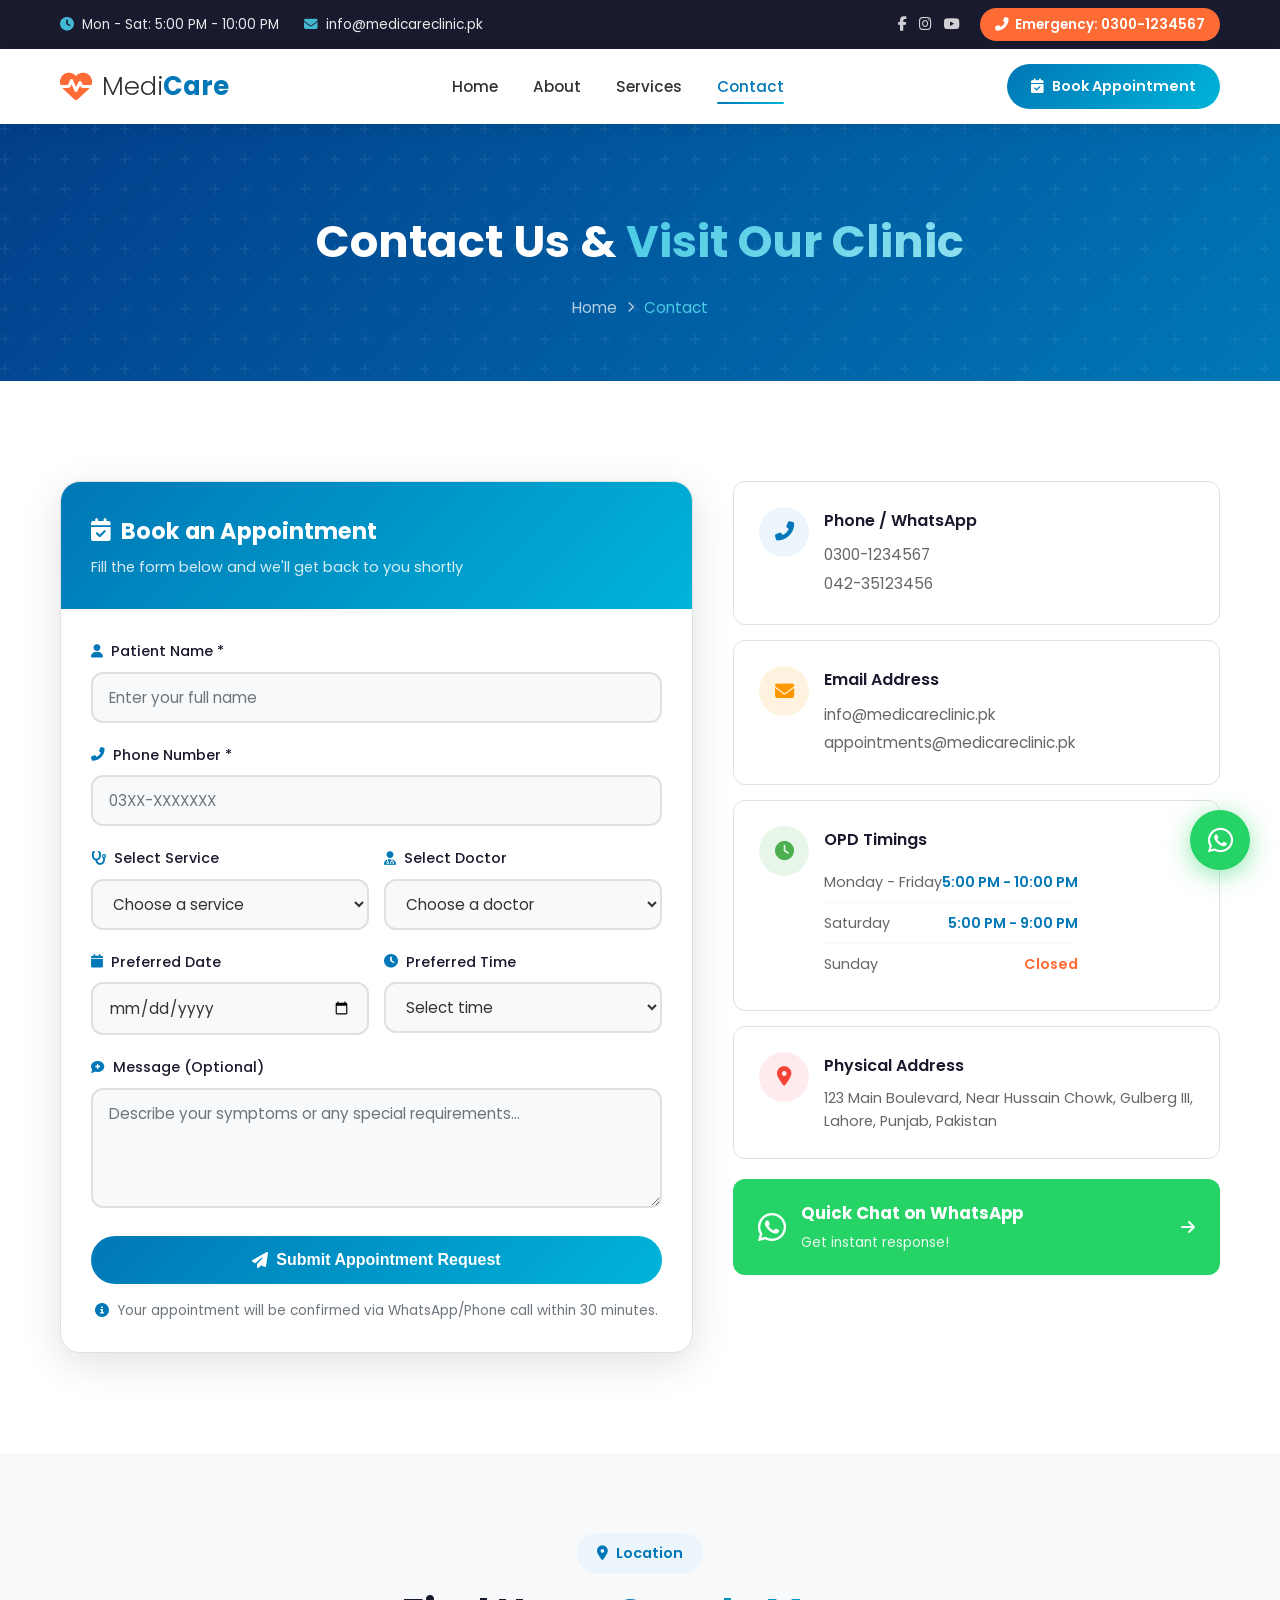
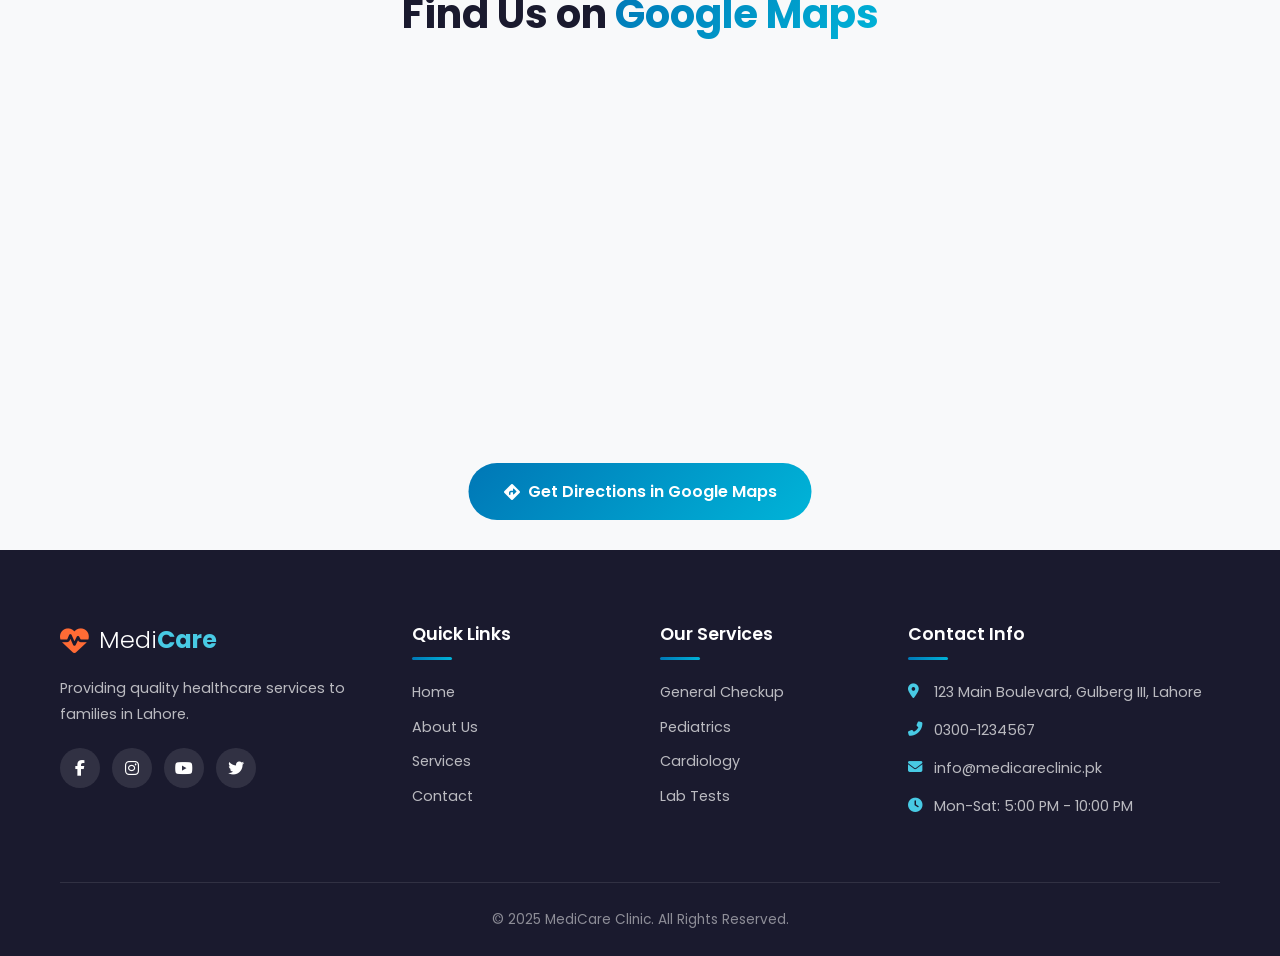
<file: contact.html>
<!DOCTYPE html>
<html lang="en">

<head>
    <meta charset="UTF-8">
    <meta name="viewport" content="width=device-width, initial-scale=1.0">
    <title>Contact Us - MediCare Clinic</title>
    <link rel="stylesheet" href="css/style.css">
    <link rel="stylesheet" href="css/contact.css">
    <link rel="stylesheet" href="css/responsive.css">
    <link rel="stylesheet" href="https://cdnjs.cloudflare.com/ajax/libs/font-awesome/6.5.0/css/all.min.css">
    <link href="https://fonts.googleapis.com/css2?family=Poppins:wght@300;400;500;600;700;800&display=swap"
        rel="stylesheet">
</head>

<body>

    <!-- Top Bar -->
    <div class="top-bar">
        <div class="container">
            <div class="top-bar-left">
                <span><i class="fas fa-clock"></i> Mon - Sat: 5:00 PM - 10:00 PM</span>
                <span><i class="fas fa-envelope"></i> info@medicareclinic.pk</span>
            </div>
            <div class="top-bar-right">
                <div class="social-icons">
                    <a href="#"><i class="fab fa-facebook-f"></i></a>
                    <a href="#"><i class="fab fa-instagram"></i></a>
                    <a href="#"><i class="fab fa-youtube"></i></a>
                </div>
                <a href="tel:+923001234567" class="emergency-btn">
                    <i class="fas fa-phone-alt"></i> Emergency: 0300-1234567
                </a>
            </div>
        </div>
    </div>

    <!-- Navigation -->
    <nav class="navbar" id="navbar">
        <div class="container">
            <a href="index.html" class="logo">
                <i class="fas fa-heartbeat"></i>
                <span>Medi<strong>Care</strong></span>
            </a>
            <ul class="nav-links" id="navLinks">
                <li><a href="index.html">Home</a></li>
                <li><a href="about.html">About</a></li>
                <li><a href="services.html">Services</a></li>
                <li><a href="contact.html" class="active">Contact</a></li>
            </ul>
            <a href="contact.html" class="nav-btn">
                <i class="fas fa-calendar-check"></i> Book Appointment
            </a>
            <div class="hamburger" id="hamburger">
                <span></span>
                <span></span>
                <span></span>
            </div>
        </div>
    </nav>

    <!-- Page Hero -->
    <section class="page-hero">
        <div class="container">
            <h1>Contact Us & <span class="gradient-text">Visit Our Clinic</span></h1>
            <div class="breadcrumb">
                <a href="index.html">Home</a>
                <i class="fas fa-chevron-right"></i>
                <span>Contact</span>
            </div>
        </div>
    </section>

    <!-- Contact Section -->
    <section class="contact-section">
        <div class="container">
            <div class="contact-grid">
                <!-- Appointment Form -->
                <div class="contact-form-wrapper">
                    <div class="form-header">
                        <h3><i class="fas fa-calendar-check"></i> Book an Appointment</h3>
                        <p>Fill the form below and we'll get back to you shortly</p>
                    </div>
                    <form id="appointmentForm" class="appointment-form">
                        <div class="form-group">
                            <label for="patientName">
                                <i class="fas fa-user"></i> Patient Name *
                            </label>
                            <input type="text" id="patientName" name="patientName" placeholder="Enter your full name"
                                required>
                        </div>
                        <div class="form-group">
                            <label for="phoneNumber">
                                <i class="fas fa-phone-alt"></i> Phone Number *
                            </label>
                            <input type="tel" id="phoneNumber" name="phoneNumber" placeholder="03XX-XXXXXXX" required>
                        </div>
                        <div class="form-row">
                            <div class="form-group">
                                <label for="service">
                                    <i class="fas fa-stethoscope"></i> Select Service
                                </label>
                                <select id="service" name="service">
                                    <option value="">Choose a service</option>
                                    <option value="General Checkup">General Checkup</option>
                                    <option value="Pediatrics">Pediatrics</option>
                                    <option value="Cardiology">Cardiology</option>
                                    <option value="Lab Tests">Laboratory Tests</option>
                                    <option value="Dermatology">Dermatology</option>
                                    <option value="Diabetes Care">Diabetes Care</option>
                                    <option value="Other">Other</option>
                                </select>
                            </div>
                            <div class="form-group">
                                <label for="doctor">
                                    <i class="fas fa-user-md"></i> Select Doctor
                                </label>
                                <select id="doctor" name="doctor">
                                    <option value="">Choose a doctor</option>
                                    <option value="Dr. Ahmed Khan">Dr. Ahmed Khan</option>
                                </select>
                            </div>
                        </div>
                        <div class="form-row">
                            <div class="form-group">
                                <label for="prefDate">
                                    <i class="fas fa-calendar"></i> Preferred Date
                                </label>
                                <input type="date" id="prefDate" name="prefDate">
                            </div>
                            <div class="form-group">
                                <label for="prefTime">
                                    <i class="fas fa-clock"></i> Preferred Time
                                </label>
                                <select id="prefTime" name="prefTime">
                                    <option value="">Select time</option>
                                    <option value="5:00 PM">5:00 PM</option>
                                    <option value="5:30 PM">5:30 PM</option>
                                    <option value="6:00 PM">6:00 PM</option>
                                    <option value="6:30 PM">6:30 PM</option>
                                    <option value="7:00 PM">7:00 PM</option>
                                    <option value="7:30 PM">7:30 PM</option>
                                    <option value="8:00 PM">8:00 PM</option>
                                    <option value="8:30 PM">8:30 PM</option>
                                    <option value="9:00 PM">9:00 PM</option>
                                    <option value="9:30 PM">9:30 PM</option>
                                </select>
                            </div>
                        </div>
                        <div class="form-group">
                            <label for="message">
                                <i class="fas fa-comment-medical"></i> Message (Optional)
                            </label>
                            <textarea id="message" name="message" rows="4"
                                placeholder="Describe your symptoms or any special requirements..."></textarea>
                        </div>
                        <button type="submit" class="btn btn-primary btn-lg btn-full">
                            <i class="fas fa-paper-plane"></i> Submit Appointment Request
                        </button>
                        <p class="form-note">
                            <i class="fas fa-info-circle"></i> Your appointment will be confirmed via WhatsApp/Phone
                            call within 30 minutes.
                        </p>
                    </form>
                </div>

                <!-- Contact Info -->
                <div class="contact-info-wrapper">
                    <div class="contact-card">
                        <div class="contact-card-icon">
                            <i class="fas fa-phone-alt"></i>
                        </div>
                        <div class="contact-card-content">
                            <h4>Phone / WhatsApp</h4>
                            <a href="tel:+923001234567" class="contact-link">0300-1234567</a>
                            <a href="tel:+924235123456" class="contact-link">042-35123456</a>
                        </div>
                    </div>

                    <div class="contact-card">
                        <div class="contact-card-icon email-icon">
                            <i class="fas fa-envelope"></i>
                        </div>
                        <div class="contact-card-content">
                            <h4>Email Address</h4>
                            <a href="mailto:info@medicareclinic.pk" class="contact-link">info@medicareclinic.pk</a>
                            <a href="mailto:appointments@medicareclinic.pk"
                                class="contact-link">appointments@medicareclinic.pk</a>
                        </div>
                    </div>

                    <div class="contact-card">
                        <div class="contact-card-icon time-icon">
                            <i class="fas fa-clock"></i>
                        </div>
                        <div class="contact-card-content">
                            <h4>OPD Timings</h4>
                            <div class="timing-table">
                                <div class="timing-row">
                                    <span>Monday - Friday</span>
                                    <strong>5:00 PM - 10:00 PM</strong>
                                </div>
                                <div class="timing-row">
                                    <span>Saturday</span>
                                    <strong>5:00 PM - 9:00 PM</strong>
                                </div>
                                <div class="timing-row closed">
                                    <span>Sunday</span>
                                    <strong>Closed</strong>
                                </div>
                            </div>
                        </div>
                    </div>

                    <div class="contact-card">
                        <div class="contact-card-icon location-icon">
                            <i class="fas fa-map-marker-alt"></i>
                        </div>
                        <div class="contact-card-content">
                            <h4>Physical Address</h4>
                            <p>123 Main Boulevard, Near Hussain Chowk, Gulberg III, Lahore, Punjab, Pakistan</p>
                        </div>
                    </div>

                    <a href="https://wa.me/923001234567?text=Hello!%20I%20want%20to%20book%20an%20appointment"
                        class="whatsapp-cta" target="_blank">
                        <i class="fab fa-whatsapp"></i>
                        <div>
                            <strong>Quick Chat on WhatsApp</strong>
                            <span>Get instant response!</span>
                        </div>
                        <i class="fas fa-arrow-right"></i>
                    </a>
                </div>
            </div>
        </div>
    </section>

    <!-- Full Width Map -->
    <section class="full-map-section">
        <div class="container">
            <div class="section-header">
                <span class="section-tag"><i class="fas fa-map-marker-alt"></i> Location</span>
                <h2>Find Us on <span class="gradient-text">Google Maps</span></h2>
            </div>
        </div>
        <div class="full-map-wrapper">
            <iframe
                src="https://www.google.com/maps/embed?pb=!1m18!1m12!1m3!1d3401.0!2d74.3587!3d31.5204!2m3!1f0!2f0!3f0!3m2!1i1024!2i768!4f13.1!3m3!1m2!1s0x0%3A0x0!2zMzHCsDMxJzEzLjQiTiA3NMKwMjEnMzEuMyJF!5e0!3m2!1sen!2spk!4v1234567890"
                width="100%" height="450" style="border:0;" allowfullscreen="" loading="lazy"></iframe>
            <div class="map-overlay-btn">
                <a href="https://maps.google.com/?q=31.5204,74.3587" target="_blank" class="btn btn-primary btn-lg">
                    <i class="fas fa-directions"></i> Get Directions in Google Maps
                </a>
            </div>
        </div>
    </section>

    <!-- Footer -->
    <footer class="footer">
        <div class="container">
            <div class="footer-grid">
                <div class="footer-col">
                    <div class="footer-logo">
                        <i class="fas fa-heartbeat"></i>
                        <span>Medi<strong>Care</strong></span>
                    </div>
                    <p>Providing quality healthcare services to families in Lahore.</p>
                    <div class="footer-social">
                        <a href="#"><i class="fab fa-facebook-f"></i></a>
                        <a href="#"><i class="fab fa-instagram"></i></a>
                        <a href="#"><i class="fab fa-youtube"></i></a>
                        <a href="#"><i class="fab fa-twitter"></i></a>
                    </div>
                </div>
                <div class="footer-col">
                    <h4>Quick Links</h4>
                    <ul>
                        <li><a href="index.html">Home</a></li>
                        <li><a href="about.html">About Us</a></li>
                        <li><a href="services.html">Services</a></li>
                        <li><a href="contact.html">Contact</a></li>
                    </ul>
                </div>
                <div class="footer-col">
                    <h4>Our Services</h4>
                    <ul>
                        <li><a href="services.html">General Checkup</a></li>
                        <li><a href="services.html">Pediatrics</a></li>
                        <li><a href="services.html">Cardiology</a></li>
                        <li><a href="services.html">Lab Tests</a></li>
                    </ul>
                </div>
                <div class="footer-col">
                    <h4>Contact Info</h4>
                    <div class="footer-contact">
                        <p><i class="fas fa-map-marker-alt"></i> 123 Main Boulevard, Gulberg III, Lahore</p>
                        <p><i class="fas fa-phone-alt"></i> <a href="tel:+923001234567">0300-1234567</a></p>
                        <p><i class="fas fa-envelope"></i> <a
                                href="mailto:info@medicareclinic.pk">info@medicareclinic.pk</a></p>
                        <p><i class="fas fa-clock"></i> Mon-Sat: 5:00 PM - 10:00 PM</p>
                    </div>
                </div>
            </div>
            <div class="footer-bottom">
                <p>&copy; 2025 MediCare Clinic. All Rights Reserved.</p>
            </div>
        </div>
    </footer>

    <!-- WhatsApp Float -->
    <a href="https://wa.me/923001234567?text=Hello!%20I%20want%20to%20book%20an%20appointment%20for..."
        class="whatsapp-float" target="_blank" id="whatsappFloat">
        <i class="fab fa-whatsapp"></i>
        <span class="whatsapp-tooltip">Chat with us!</span>
    </a>

    <button class="back-to-top" id="backToTop">
        <i class="fas fa-chevron-up"></i>
    </button>

    <script src="js/main.js"></script>
    <script src="js/contact.js"></script>
</body>

</html>
</file>
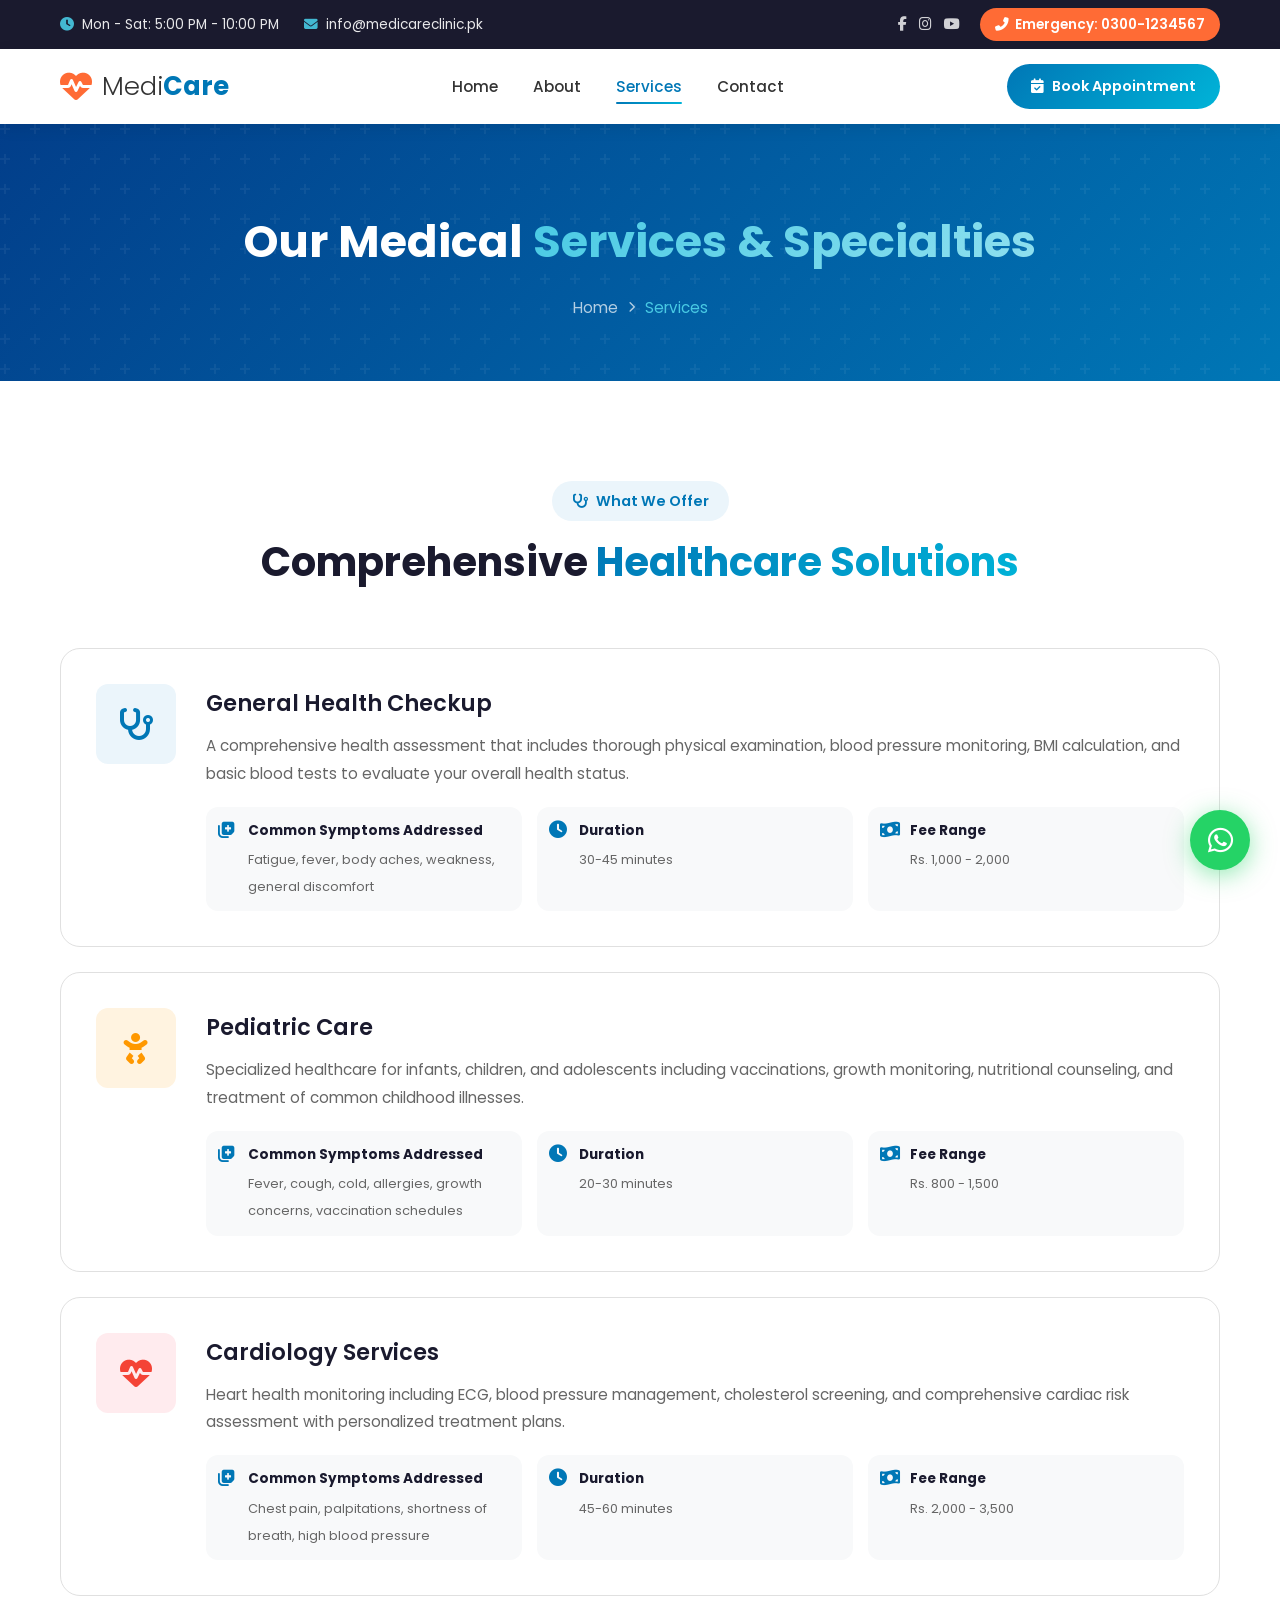
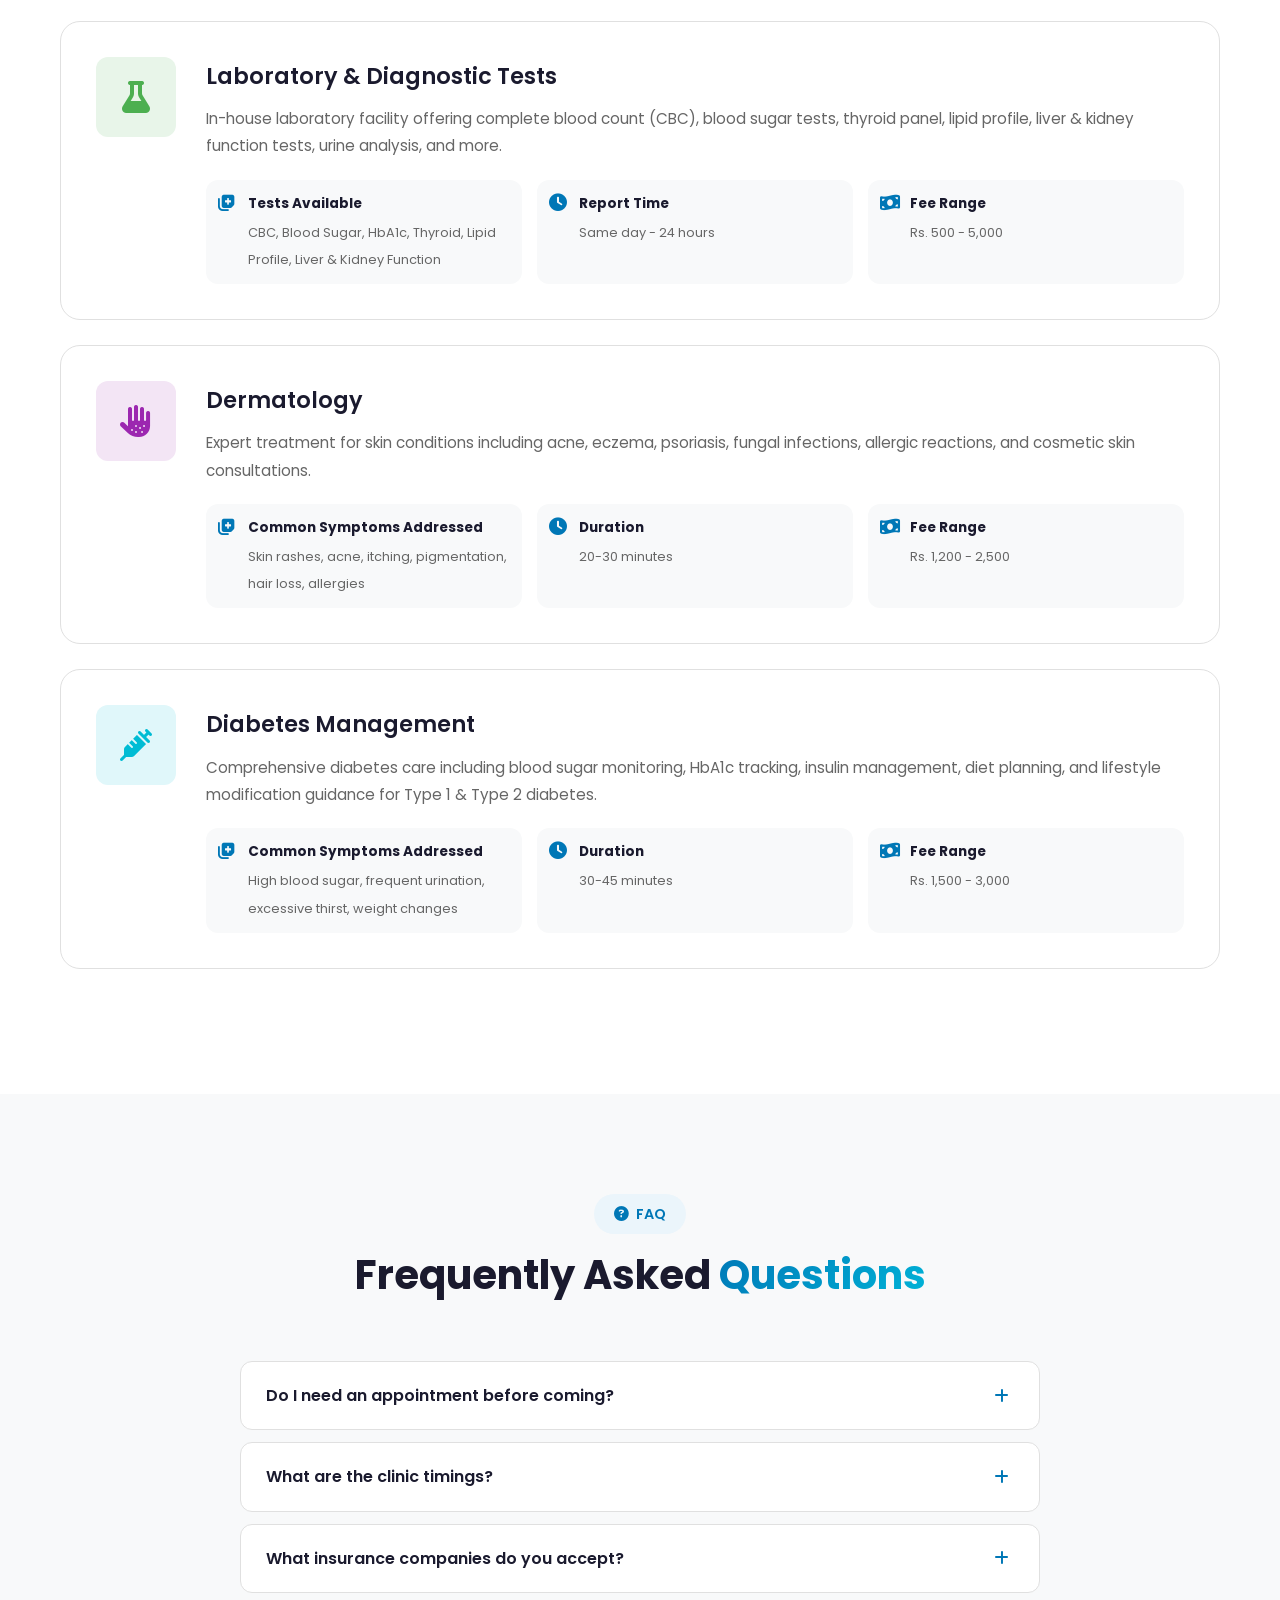
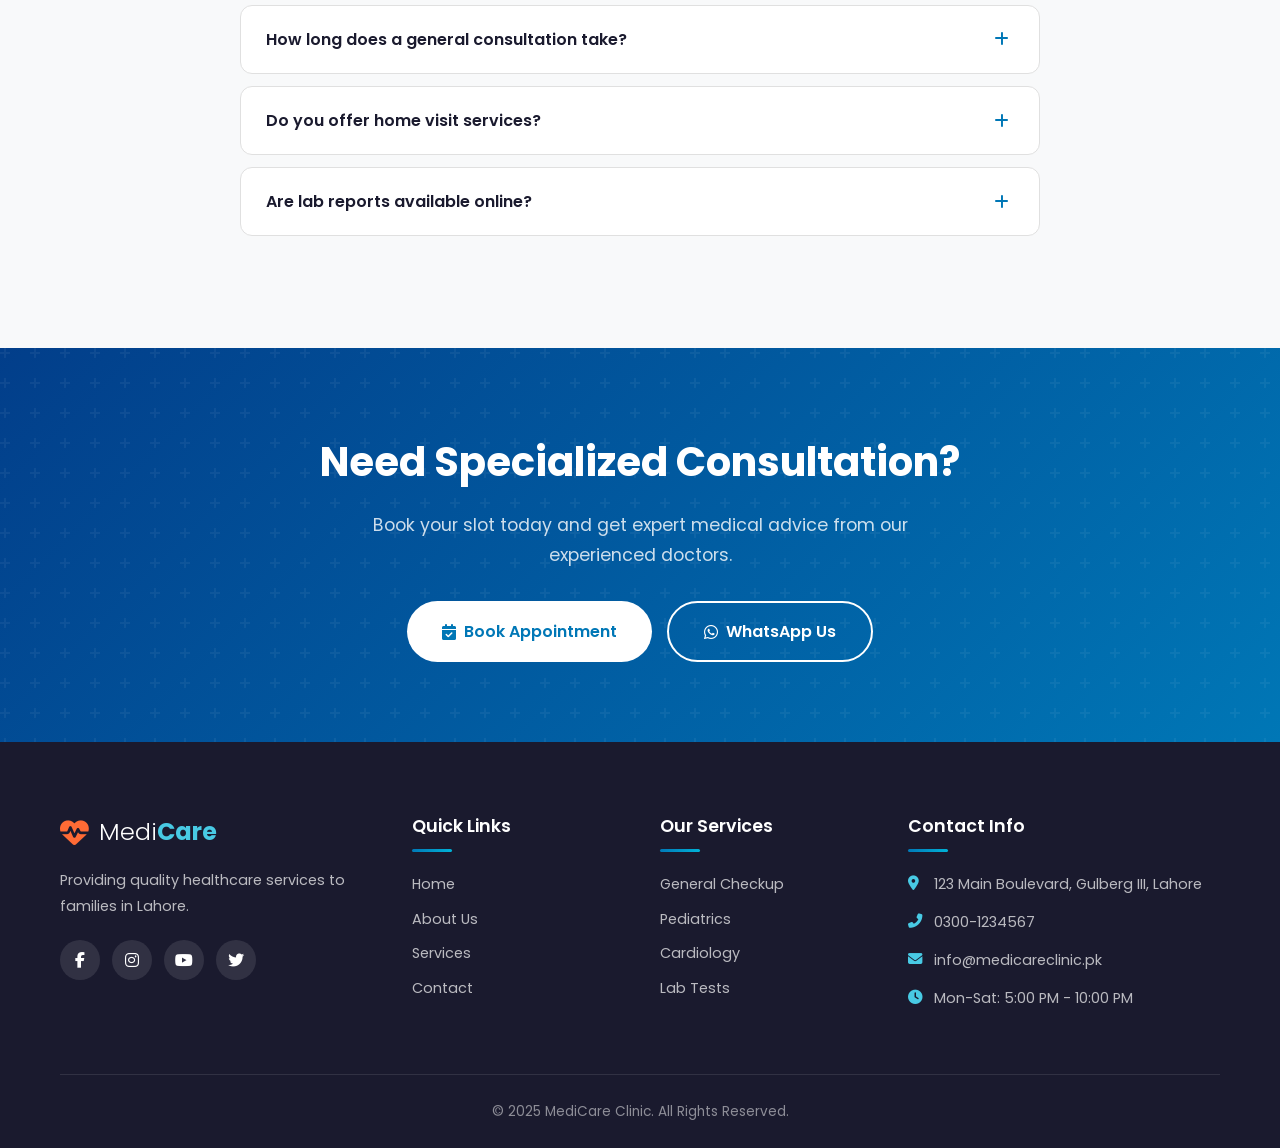
<file: services.html>
<!DOCTYPE html>
<html lang="en">

<head>
    <meta charset="UTF-8">
    <meta name="viewport" content="width=device-width, initial-scale=1.0">
    <title>Our Services - MediCare Clinic</title>
    <link rel="stylesheet" href="css/style.css">
    <link rel="stylesheet" href="css/services.css">
    <link rel="stylesheet" href="css/responsive.css">
    <link rel="stylesheet" href="https://cdnjs.cloudflare.com/ajax/libs/font-awesome/6.5.0/css/all.min.css">
    <link href="https://fonts.googleapis.com/css2?family=Poppins:wght@300;400;500;600;700;800&display=swap"
        rel="stylesheet">
</head>

<body>

    <!-- Top Bar -->
    <div class="top-bar">
        <div class="container">
            <div class="top-bar-left">
                <span><i class="fas fa-clock"></i> Mon - Sat: 5:00 PM - 10:00 PM</span>
                <span><i class="fas fa-envelope"></i> info@medicareclinic.pk</span>
            </div>
            <div class="top-bar-right">
                <div class="social-icons">
                    <a href="#"><i class="fab fa-facebook-f"></i></a>
                    <a href="#"><i class="fab fa-instagram"></i></a>
                    <a href="#"><i class="fab fa-youtube"></i></a>
                </div>
                <a href="tel:+923001234567" class="emergency-btn">
                    <i class="fas fa-phone-alt"></i> Emergency: 0300-1234567
                </a>
            </div>
        </div>
    </div>

    <!-- Navigation -->
    <nav class="navbar" id="navbar">
        <div class="container">
            <a href="index.html" class="logo">
                <i class="fas fa-heartbeat"></i>
                <span>Medi<strong>Care</strong></span>
            </a>
            <ul class="nav-links" id="navLinks">
                <li><a href="index.html">Home</a></li>
                <li><a href="about.html">About</a></li>
                <li><a href="services.html" class="active">Services</a></li>
                <li><a href="contact.html">Contact</a></li>
            </ul>
            <a href="contact.html" class="nav-btn">
                <i class="fas fa-calendar-check"></i> Book Appointment
            </a>
            <div class="hamburger" id="hamburger">
                <span></span>
                <span></span>
                <span></span>
            </div>
        </div>
    </nav>

    <!-- Page Hero -->
    <section class="page-hero">
        <div class="container">
            <h1>Our Medical <span class="gradient-text">Services & Specialties</span></h1>
            <div class="breadcrumb">
                <a href="index.html">Home</a>
                <i class="fas fa-chevron-right"></i>
                <span>Services</span>
            </div>
        </div>
    </section>

    <!-- Detailed Services -->
    <section class="services-detailed">
        <div class="container">
            <div class="section-header">
                <span class="section-tag"><i class="fas fa-stethoscope"></i> What We Offer</span>
                <h2>Comprehensive <span class="gradient-text">Healthcare Solutions</span></h2>
            </div>

            <div class="service-detail-card">
                <div class="service-detail-icon">
                    <i class="fas fa-stethoscope"></i>
                </div>
                <div class="service-detail-content">
                    <h3>General Health Checkup</h3>
                    <p>A comprehensive health assessment that includes thorough physical examination, blood pressure
                        monitoring, BMI calculation, and basic blood tests to evaluate your overall health status.</p>
                    <div class="service-meta">
                        <div class="meta-item">
                            <i class="fas fa-notes-medical"></i>
                            <div>
                                <strong>Common Symptoms Addressed</strong>
                                <span>Fatigue, fever, body aches, weakness, general discomfort</span>
                            </div>
                        </div>
                        <div class="meta-item">
                            <i class="fas fa-clock"></i>
                            <div>
                                <strong>Duration</strong>
                                <span>30-45 minutes</span>
                            </div>
                        </div>
                        <div class="meta-item">
                            <i class="fas fa-money-bill-wave"></i>
                            <div>
                                <strong>Fee Range</strong>
                                <span>Rs. 1,000 - 2,000</span>
                            </div>
                        </div>
                    </div>
                </div>
            </div>

            <div class="service-detail-card">
                <div class="service-detail-icon pediatrics">
                    <i class="fas fa-baby"></i>
                </div>
                <div class="service-detail-content">
                    <h3>Pediatric Care</h3>
                    <p>Specialized healthcare for infants, children, and adolescents including vaccinations, growth
                        monitoring, nutritional counseling, and treatment of common childhood illnesses.</p>
                    <div class="service-meta">
                        <div class="meta-item">
                            <i class="fas fa-notes-medical"></i>
                            <div>
                                <strong>Common Symptoms Addressed</strong>
                                <span>Fever, cough, cold, allergies, growth concerns, vaccination schedules</span>
                            </div>
                        </div>
                        <div class="meta-item">
                            <i class="fas fa-clock"></i>
                            <div>
                                <strong>Duration</strong>
                                <span>20-30 minutes</span>
                            </div>
                        </div>
                        <div class="meta-item">
                            <i class="fas fa-money-bill-wave"></i>
                            <div>
                                <strong>Fee Range</strong>
                                <span>Rs. 800 - 1,500</span>
                            </div>
                        </div>
                    </div>
                </div>
            </div>

            <div class="service-detail-card">
                <div class="service-detail-icon cardiology">
                    <i class="fas fa-heartbeat"></i>
                </div>
                <div class="service-detail-content">
                    <h3>Cardiology Services</h3>
                    <p>Heart health monitoring including ECG, blood pressure management, cholesterol screening, and
                        comprehensive cardiac risk assessment with personalized treatment plans.</p>
                    <div class="service-meta">
                        <div class="meta-item">
                            <i class="fas fa-notes-medical"></i>
                            <div>
                                <strong>Common Symptoms Addressed</strong>
                                <span>Chest pain, palpitations, shortness of breath, high blood pressure</span>
                            </div>
                        </div>
                        <div class="meta-item">
                            <i class="fas fa-clock"></i>
                            <div>
                                <strong>Duration</strong>
                                <span>45-60 minutes</span>
                            </div>
                        </div>
                        <div class="meta-item">
                            <i class="fas fa-money-bill-wave"></i>
                            <div>
                                <strong>Fee Range</strong>
                                <span>Rs. 2,000 - 3,500</span>
                            </div>
                        </div>
                    </div>
                </div>
            </div>

            <div class="service-detail-card">
                <div class="service-detail-icon lab">
                    <i class="fas fa-flask"></i>
                </div>
                <div class="service-detail-content">
                    <h3>Laboratory & Diagnostic Tests</h3>
                    <p>In-house laboratory facility offering complete blood count (CBC), blood sugar tests, thyroid
                        panel, lipid profile, liver & kidney function tests, urine analysis, and more.</p>
                    <div class="service-meta">
                        <div class="meta-item">
                            <i class="fas fa-notes-medical"></i>
                            <div>
                                <strong>Tests Available</strong>
                                <span>CBC, Blood Sugar, HbA1c, Thyroid, Lipid Profile, Liver & Kidney Function</span>
                            </div>
                        </div>
                        <div class="meta-item">
                            <i class="fas fa-clock"></i>
                            <div>
                                <strong>Report Time</strong>
                                <span>Same day - 24 hours</span>
                            </div>
                        </div>
                        <div class="meta-item">
                            <i class="fas fa-money-bill-wave"></i>
                            <div>
                                <strong>Fee Range</strong>
                                <span>Rs. 500 - 5,000</span>
                            </div>
                        </div>
                    </div>
                </div>
            </div>

            <div class="service-detail-card">
                <div class="service-detail-icon derma">
                    <i class="fas fa-allergies"></i>
                </div>
                <div class="service-detail-content">
                    <h3>Dermatology</h3>
                    <p>Expert treatment for skin conditions including acne, eczema, psoriasis, fungal infections,
                        allergic reactions, and cosmetic skin consultations.</p>
                    <div class="service-meta">
                        <div class="meta-item">
                            <i class="fas fa-notes-medical"></i>
                            <div>
                                <strong>Common Symptoms Addressed</strong>
                                <span>Skin rashes, acne, itching, pigmentation, hair loss, allergies</span>
                            </div>
                        </div>
                        <div class="meta-item">
                            <i class="fas fa-clock"></i>
                            <div>
                                <strong>Duration</strong>
                                <span>20-30 minutes</span>
                            </div>
                        </div>
                        <div class="meta-item">
                            <i class="fas fa-money-bill-wave"></i>
                            <div>
                                <strong>Fee Range</strong>
                                <span>Rs. 1,200 - 2,500</span>
                            </div>
                        </div>
                    </div>
                </div>
            </div>

            <div class="service-detail-card">
                <div class="service-detail-icon diabetes">
                    <i class="fas fa-syringe"></i>
                </div>
                <div class="service-detail-content">
                    <h3>Diabetes Management</h3>
                    <p>Comprehensive diabetes care including blood sugar monitoring, HbA1c tracking, insulin management,
                        diet planning, and lifestyle modification guidance for Type 1 & Type 2 diabetes.</p>
                    <div class="service-meta">
                        <div class="meta-item">
                            <i class="fas fa-notes-medical"></i>
                            <div>
                                <strong>Common Symptoms Addressed</strong>
                                <span>High blood sugar, frequent urination, excessive thirst, weight changes</span>
                            </div>
                        </div>
                        <div class="meta-item">
                            <i class="fas fa-clock"></i>
                            <div>
                                <strong>Duration</strong>
                                <span>30-45 minutes</span>
                            </div>
                        </div>
                        <div class="meta-item">
                            <i class="fas fa-money-bill-wave"></i>
                            <div>
                                <strong>Fee Range</strong>
                                <span>Rs. 1,500 - 3,000</span>
                            </div>
                        </div>
                    </div>
                </div>
            </div>
        </div>
    </section>

    <!-- FAQ Section -->
    <section class="faq-section">
        <div class="container">
            <div class="section-header">
                <span class="section-tag"><i class="fas fa-question-circle"></i> FAQ</span>
                <h2>Frequently Asked <span class="gradient-text">Questions</span></h2>
            </div>
            <div class="faq-list">
                <div class="faq-item">
                    <div class="faq-question" onclick="toggleFaq(this)">
                        <span>Do I need an appointment before coming?</span>
                        <i class="fas fa-plus"></i>
                    </div>
                    <div class="faq-answer">
                        <p>While walk-ins are welcome, we highly recommend booking an appointment to avoid wait times.
                            You can book via our website, WhatsApp, or by calling our reception.</p>
                    </div>
                </div>
                <div class="faq-item">
                    <div class="faq-question" onclick="toggleFaq(this)">
                        <span>What are the clinic timings?</span>
                        <i class="fas fa-plus"></i>
                    </div>
                    <div class="faq-answer">
                        <p>Our clinic operates Monday to Saturday, 5:00 PM to 10:00 PM. We are closed on Sundays and
                            public holidays.</p>
                    </div>
                </div>
                <div class="faq-item">
                    <div class="faq-question" onclick="toggleFaq(this)">
                        <span>What insurance companies do you accept?</span>
                        <i class="fas fa-plus"></i>
                    </div>
                    <div class="faq-answer">
                        <p>We accept panels from State Life Insurance, Jubilee Insurance, and several other major
                            insurance providers. Please contact reception for specific details about your insurance
                            plan.</p>
                    </div>
                </div>
                <div class="faq-item">
                    <div class="faq-question" onclick="toggleFaq(this)">
                        <span>How long does a general consultation take?</span>
                        <i class="fas fa-plus"></i>
                    </div>
                    <div class="faq-answer">
                        <p>A general consultation typically takes 20-30 minutes. However, complex cases or first-time
                            visits may take up to 45 minutes to ensure thorough examination.</p>
                    </div>
                </div>
                <div class="faq-item">
                    <div class="faq-question" onclick="toggleFaq(this)">
                        <span>Do you offer home visit services?</span>
                        <i class="fas fa-plus"></i>
                    </div>
                    <div class="faq-answer">
                        <p>Yes, we offer home visit services for elderly patients and emergency situations within
                            Lahore. Additional charges apply. Please call or WhatsApp us for scheduling.</p>
                    </div>
                </div>
                <div class="faq-item">
                    <div class="faq-question" onclick="toggleFaq(this)">
                        <span>Are lab reports available online?</span>
                        <i class="fas fa-plus"></i>
                    </div>
                    <div class="faq-answer">
                        <p>Yes, lab reports can be sent to your WhatsApp or email once ready. You can also collect hard
                            copies from our reception during clinic hours.</p>
                    </div>
                </div>
            </div>
        </div>
    </section>

    <!-- CTA Banner -->
    <section class="cta-banner">
        <div class="container">
            <div class="cta-content">
                <h2>Need Specialized Consultation?</h2>
                <p>Book your slot today and get expert medical advice from our experienced doctors.</p>
                <div class="cta-buttons">
                    <a href="contact.html" class="btn btn-white btn-lg">
                        <i class="fas fa-calendar-check"></i> Book Appointment
                    </a>
                    <a href="https://wa.me/923001234567?text=Hello!%20I%20want%20to%20book%20an%20appointment"
                        class="btn btn-outline-white btn-lg" target="_blank">
                        <i class="fab fa-whatsapp"></i> WhatsApp Us
                    </a>
                </div>
            </div>
        </div>
    </section>

    <!-- Footer -->
    <footer class="footer">
        <div class="container">
            <div class="footer-grid">
                <div class="footer-col">
                    <div class="footer-logo">
                        <i class="fas fa-heartbeat"></i>
                        <span>Medi<strong>Care</strong></span>
                    </div>
                    <p>Providing quality healthcare services to families in Lahore.</p>
                    <div class="footer-social">
                        <a href="#"><i class="fab fa-facebook-f"></i></a>
                        <a href="#"><i class="fab fa-instagram"></i></a>
                        <a href="#"><i class="fab fa-youtube"></i></a>
                        <a href="#"><i class="fab fa-twitter"></i></a>
                    </div>
                </div>
                <div class="footer-col">
                    <h4>Quick Links</h4>
                    <ul>
                        <li><a href="index.html">Home</a></li>
                        <li><a href="about.html">About Us</a></li>
                        <li><a href="services.html">Services</a></li>
                        <li><a href="contact.html">Contact</a></li>
                    </ul>
                </div>
                <div class="footer-col">
                    <h4>Our Services</h4>
                    <ul>
                        <li><a href="services.html">General Checkup</a></li>
                        <li><a href="services.html">Pediatrics</a></li>
                        <li><a href="services.html">Cardiology</a></li>
                        <li><a href="services.html">Lab Tests</a></li>
                    </ul>
                </div>
                <div class="footer-col">
                    <h4>Contact Info</h4>
                    <div class="footer-contact">
                        <p><i class="fas fa-map-marker-alt"></i> 123 Main Boulevard, Gulberg III, Lahore</p>
                        <p><i class="fas fa-phone-alt"></i> <a href="tel:+923001234567">0300-1234567</a></p>
                        <p><i class="fas fa-envelope"></i> <a
                                href="mailto:info@medicareclinic.pk">info@medicareclinic.pk</a></p>
                        <p><i class="fas fa-clock"></i> Mon-Sat: 5:00 PM - 10:00 PM</p>
                    </div>
                </div>
            </div>
            <div class="footer-bottom">
                <p>&copy; 2025 MediCare Clinic. All Rights Reserved.</p>
            </div>
        </div>
    </footer>

    <!-- WhatsApp Float -->
    <a href="https://wa.me/923001234567?text=Hello!%20I%20want%20to%20book%20an%20appointment%20for..."
        class="whatsapp-float" target="_blank" id="whatsappFloat">
        <i class="fab fa-whatsapp"></i>
        <span class="whatsapp-tooltip">Chat with us!</span>
    </a>

    <button class="back-to-top" id="backToTop">
        <i class="fas fa-chevron-up"></i>
    </button>

    <script src="js/main.js"></script>
    <script src="js/services.js"></script>
</body>

</html>
</file>
<file: css/style.css>
/* ========================================
   GLOBAL STYLES - style.css
   Common styles shared across all pages
   ======================================== */

/* CSS Variables */
:root {
    --primary: #0077B6;
    --primary-dark: #005f8f;
    --primary-light: #00B4D8;
    --secondary: #023E8A;
    --accent: #48CAE4;
    --success: #25D366;
    --warning: #FF6B35;
    --white: #ffffff;
    --light: #f8f9fa;
    --light-blue: #EBF5FB;
    --gray: #6c757d;
    --dark: #1a1a2e;
    --text: #333333;
    --text-light: #666666;
    --border: #e0e0e0;
    --shadow: 0 4px 15px rgba(0, 0, 0, 0.08);
    --shadow-lg: 0 10px 40px rgba(0, 0, 0, 0.12);
    --shadow-hover: 0 15px 50px rgba(0, 119, 182, 0.2);
    --radius: 12px;
    --radius-lg: 20px;
    --transition: all 0.3s ease;
    --gradient: linear-gradient(135deg, #0077B6, #00B4D8);
    --gradient-dark: linear-gradient(135deg, #023E8A, #0077B6);
}

/* Reset & Base */
* {
    margin: 0;
    padding: 0;
    box-sizing: border-box;
}

html {
    scroll-behavior: smooth;
}

body {
    font-family: 'Poppins', sans-serif;
    color: var(--text);
    line-height: 1.7;
    overflow-x: hidden;
    background-color: var(--white);
}

a {
    text-decoration: none;
    color: inherit;
    transition: var(--transition);
}

ul {
    list-style: none;
}

img {
    max-width: 100%;
    height: auto;
    display: block;
}

.container {
    max-width: 1200px;
    margin: 0 auto;
    padding: 0 20px;
}

/* Gradient Text */
.gradient-text {
    background: var(--gradient);
    -webkit-background-clip: text;
    -webkit-text-fill-color: transparent;
    background-clip: text;
}

/* ========== TOP BAR ========== */
.top-bar {
    background: var(--dark);
    color: var(--white);
    padding: 8px 0;
    font-size: 0.85rem;
}

.top-bar .container {
    display: flex;
    justify-content: space-between;
    align-items: center;
}

.top-bar-left {
    display: flex;
    gap: 25px;
}

.top-bar-left span {
    display: flex;
    align-items: center;
    gap: 8px;
    opacity: 0.9;
}

.top-bar-left span i {
    color: var(--accent);
}

.top-bar-right {
    display: flex;
    align-items: center;
    gap: 20px;
}

.social-icons {
    display: flex;
    gap: 12px;
}

.social-icons a {
    color: var(--white);
    opacity: 0.8;
    font-size: 0.9rem;
}

.social-icons a:hover {
    opacity: 1;
    color: var(--accent);
}

.emergency-btn {
    background: var(--warning);
    color: var(--white);
    padding: 5px 15px;
    border-radius: 20px;
    font-weight: 600;
    font-size: 0.85rem;
    display: flex;
    align-items: center;
    gap: 6px;
    animation: pulse-emergency 2s infinite;
}

@keyframes pulse-emergency {

    0%,
    100% {
        transform: scale(1);
    }

    50% {
        transform: scale(1.05);
    }
}

/* ========== NAVBAR ========== */
.navbar {
    background: var(--white);
    padding: 15px 0;
    position: sticky;
    top: 0;
    z-index: 1000;
    box-shadow: var(--shadow);
    transition: var(--transition);
}

.navbar.scrolled {
    padding: 10px 0;
    box-shadow: var(--shadow-lg);
}

.navbar .container {
    display: flex;
    justify-content: space-between;
    align-items: center;
}

.logo {
    display: flex;
    align-items: center;
    gap: 10px;
    font-size: 1.6rem;
    color: var(--primary);
}

.logo i {
    font-size: 2rem;
    color: var(--warning);
    animation: heartbeat 1.5s infinite;
}

@keyframes heartbeat {

    0%,
    100% {
        transform: scale(1);
    }

    25% {
        transform: scale(1.1);
    }

    50% {
        transform: scale(1);
    }

    75% {
        transform: scale(1.1);
    }
}

.logo span {
    font-weight: 300;
    color: var(--text);
}

.logo span strong {
    font-weight: 700;
    color: var(--primary);
}

.nav-links {
    display: flex;
    gap: 35px;
}

.nav-links a {
    font-weight: 500;
    color: var(--text);
    position: relative;
    padding: 5px 0;
    font-size: 0.95rem;
}

.nav-links a::after {
    content: '';
    position: absolute;
    bottom: -2px;
    left: 0;
    width: 0;
    height: 2px;
    background: var(--gradient);
    transition: var(--transition);
    border-radius: 2px;
}

.nav-links a:hover::after,
.nav-links a.active::after {
    width: 100%;
}

.nav-links a:hover,
.nav-links a.active {
    color: var(--primary);
}

.nav-btn {
    background: var(--gradient);
    color: var(--white);
    padding: 10px 24px;
    border-radius: 50px;
    font-weight: 600;
    font-size: 0.9rem;
    display: flex;
    align-items: center;
    gap: 8px;
    transition: var(--transition);
}

.nav-btn:hover {
    transform: translateY(-2px);
    box-shadow: 0 8px 25px rgba(0, 119, 182, 0.4);
}

.hamburger {
    display: none;
    flex-direction: column;
    gap: 5px;
    cursor: pointer;
    z-index: 1001;
}

.hamburger span {
    width: 28px;
    height: 3px;
    background: var(--dark);
    border-radius: 3px;
    transition: var(--transition);
}

.hamburger.active span:nth-child(1) {
    transform: rotate(45deg) translate(6px, 6px);
}

.hamburger.active span:nth-child(2) {
    opacity: 0;
}

.hamburger.active span:nth-child(3) {
    transform: rotate(-45deg) translate(6px, -6px);
}

/* ========== BUTTONS ========== */
.btn {
    display: inline-flex;
    align-items: center;
    gap: 8px;
    padding: 12px 28px;
    border-radius: 50px;
    font-weight: 600;
    font-size: 0.95rem;
    cursor: pointer;
    border: none;
    transition: var(--transition);
    text-align: center;
    justify-content: center;
}

.btn-primary {
    background: var(--gradient);
    color: var(--white);
}

.btn-primary:hover {
    transform: translateY(-3px);
    box-shadow: 0 10px 30px rgba(0, 119, 182, 0.4);
}

.btn-whatsapp {
    background: var(--success);
    color: var(--white);
}

.btn-whatsapp:hover {
    transform: translateY(-3px);
    box-shadow: 0 10px 30px rgba(37, 211, 102, 0.4);
}

.btn-white {
    background: var(--white);
    color: var(--primary);
}

.btn-white:hover {
    transform: translateY(-3px);
    box-shadow: var(--shadow-lg);
}

.btn-outline-white {
    background: transparent;
    color: var(--white);
    border: 2px solid var(--white);
}

.btn-outline-white:hover {
    background: var(--white);
    color: var(--primary);
    transform: translateY(-3px);
}

.btn-lg {
    padding: 15px 35px;
    font-size: 1rem;
}

.btn-sm {
    padding: 10px 20px;
    font-size: 0.85rem;
}

.btn-full {
    width: 100%;
}

/* ========== SECTION HEADER ========== */
.section-header {
    text-align: center;
    margin-bottom: 60px;
}

.section-tag {
    display: inline-flex;
    align-items: center;
    gap: 8px;
    background: var(--light-blue);
    color: var(--primary);
    padding: 8px 20px;
    border-radius: 50px;
    font-size: 0.9rem;
    font-weight: 600;
    margin-bottom: 15px;
}

.section-header h2 {
    font-size: 2.5rem;
    font-weight: 700;
    color: var(--dark);
    margin-bottom: 15px;
    line-height: 1.3;
}

.section-header p {
    color: var(--text-light);
    font-size: 1.1rem;
    max-width: 600px;
    margin: 0 auto;
}

/* ========== PAGE HERO (Inner Pages) ========== */
.page-hero {
    background: var(--gradient-dark);
    padding: 80px 0 60px;
    text-align: center;
    position: relative;
    overflow: hidden;
}

.page-hero::before {
    content: '';
    position: absolute;
    top: 0;
    left: 0;
    right: 0;
    bottom: 0;
    background: url("data:image/svg+xml,%3Csvg width='60' height='60' viewBox='0 0 60 60' xmlns='http://www.w3.org/2000/svg'%3E%3Cg fill='none' fill-rule='evenodd'%3E%3Cg fill='%23ffffff' fill-opacity='0.05'%3E%3Cpath d='M36 34v-4h-2v4h-4v2h4v4h2v-4h4v-2h-4zm0-30V0h-2v4h-4v2h4v4h2V6h4V4h-4zM6 34v-4H4v4H0v2h4v4h2v-4h4v-2H6zM6 4V0H4v4H0v2h4v4h2V6h4V4H6z'/%3E%3C/g%3E%3C/g%3E%3C/svg%3E");
}

.page-hero h1 {
    font-size: 2.8rem;
    font-weight: 700;
    color: var(--white);
    margin-bottom: 15px;
    position: relative;
}

.page-hero .gradient-text {
    background: linear-gradient(135deg, #48CAE4, #90E0EF);
    -webkit-background-clip: text;
    -webkit-text-fill-color: transparent;
    background-clip: text;
}

.breadcrumb {
    display: flex;
    align-items: center;
    justify-content: center;
    gap: 10px;
    font-size: 0.95rem;
    color: rgba(255, 255, 255, 0.7);
    position: relative;
}

.breadcrumb a {
    color: rgba(255, 255, 255, 0.7);
}

.breadcrumb a:hover {
    color: var(--white);
}

.breadcrumb span {
    color: var(--accent);
}

.breadcrumb i {
    font-size: 0.7rem;
}

/* ========== FOOTER ========== */
.footer {
    background: var(--dark);
    color: var(--white);
    padding: 70px 0 0;
}

.footer-grid {
    display: grid;
    grid-template-columns: 1.5fr 1fr 1fr 1.5fr;
    gap: 40px;
    padding-bottom: 50px;
    border-bottom: 1px solid rgba(255, 255, 255, 0.1);
}

.footer-logo {
    display: flex;
    align-items: center;
    gap: 10px;
    font-size: 1.5rem;
    margin-bottom: 15px;
}

.footer-logo i {
    color: var(--warning);
    font-size: 1.8rem;
}

.footer-logo span {
    font-weight: 300;
}

.footer-logo span strong {
    font-weight: 700;
    color: var(--accent);
}

.footer-col p {
    color: rgba(255, 255, 255, 0.7);
    font-size: 0.9rem;
    line-height: 1.8;
}

.footer-social {
    display: flex;
    gap: 12px;
    margin-top: 20px;
}

.footer-social a {
    width: 40px;
    height: 40px;
    border-radius: 50%;
    background: rgba(255, 255, 255, 0.1);
    display: flex;
    align-items: center;
    justify-content: center;
    color: var(--white);
    transition: var(--transition);
}

.footer-social a:hover {
    background: var(--gradient);
    transform: translateY(-3px);
}

.footer-col h4 {
    font-size: 1.1rem;
    font-weight: 600;
    margin-bottom: 20px;
    position: relative;
    padding-bottom: 10px;
}

.footer-col h4::after {
    content: '';
    position: absolute;
    bottom: 0;
    left: 0;
    width: 40px;
    height: 3px;
    background: var(--gradient);
    border-radius: 3px;
}

.footer-col ul li {
    margin-bottom: 10px;
}

.footer-col ul li a {
    color: rgba(255, 255, 255, 0.7);
    font-size: 0.9rem;
    display: flex;
    align-items: center;
    gap: 8px;
}

.footer-col ul li a:hover {
    color: var(--accent);
    padding-left: 5px;
}

.footer-contact p {
    display: flex;
    align-items: flex-start;
    gap: 10px;
    margin-bottom: 12px;
    font-size: 0.9rem;
}

.footer-contact p i {
    color: var(--accent);
    margin-top: 4px;
    min-width: 16px;
}

.footer-contact p a {
    color: rgba(255, 255, 255, 0.7);
}

.footer-contact p a:hover {
    color: var(--accent);
}

.footer-bottom {
    text-align: center;
    padding: 25px 0;
    font-size: 0.85rem;
    color: rgba(255, 255, 255, 0.5);
}

.footer-bottom i.fa-heart {
    color: var(--warning);
}

/* ========== WHATSAPP FLOATING WIDGET ========== */
.whatsapp-float {
    position: fixed;
    bottom: 30px;
    right: 30px;
    width: 60px;
    height: 60px;
    background: var(--success);
    color: var(--white);
    border-radius: 50%;
    display: flex;
    align-items: center;
    justify-content: center;
    font-size: 1.8rem;
    box-shadow: 0 5px 25px rgba(37, 211, 102, 0.5);
    z-index: 999;
    transition: var(--transition);
    animation: whatsapp-pulse 2s infinite;
}

.whatsapp-float:hover {
    transform: scale(1.1);
    box-shadow: 0 8px 35px rgba(37, 211, 102, 0.6);
}

.whatsapp-tooltip {
    position: absolute;
    right: 75px;
    background: var(--dark);
    color: var(--white);
    padding: 8px 16px;
    border-radius: 8px;
    font-size: 0.85rem;
    white-space: nowrap;
    opacity: 0;
    visibility: hidden;
    transition: var(--transition);
}

.whatsapp-float:hover .whatsapp-tooltip {
    opacity: 1;
    visibility: visible;
}

@keyframes whatsapp-pulse {
    0% {
        box-shadow: 0 0 0 0 rgba(37, 211, 102, 0.5);
    }

    70% {
        box-shadow: 0 0 0 20px rgba(37, 211, 102, 0);
    }

    100% {
        box-shadow: 0 0 0 0 rgba(37, 211, 102, 0);
    }
}

/* ========== BACK TO TOP ========== */
.back-to-top {
    position: fixed;
    bottom: 100px;
    right: 30px;
    width: 45px;
    height: 45px;
    background: var(--gradient);
    color: var(--white);
    border: none;
    border-radius: 50%;
    display: flex;
    align-items: center;
    justify-content: center;
    font-size: 1.1rem;
    cursor: pointer;
    z-index: 998;
    opacity: 0;
    visibility: hidden;
    transform: translateY(20px);
    transition: var(--transition);
    box-shadow: var(--shadow);
}

.back-to-top.visible {
    opacity: 1;
    visibility: visible;
    transform: translateY(0);
}

.back-to-top:hover {
    transform: translateY(-5px);
    box-shadow: var(--shadow-hover);
}

/* ========== ANIMATIONS ========== */
@keyframes fadeInUp {
    from {
        opacity: 0;
        transform: translateY(30px);
    }

    to {
        opacity: 1;
        transform: translateY(0);
    }
}

@keyframes fadeInLeft {
    from {
        opacity: 0;
        transform: translateX(-30px);
    }

    to {
        opacity: 1;
        transform: translateX(0);
    }
}

@keyframes fadeInRight {
    from {
        opacity: 0;
        transform: translateX(30px);
    }

    to {
        opacity: 1;
        transform: translateX(0);
    }
}

@keyframes scaleIn {
    from {
        opacity: 0;
        transform: scale(0.9);
    }

    to {
        opacity: 1;
        transform: scale(1);
    }
}

.animate-on-scroll {
    opacity: 0;
    transform: translateY(30px);
    transition: all 0.6s ease;
}

.animate-on-scroll.animated {
    opacity: 1;
    transform: translateY(0);
}
</file>
<file: css/contact.css>
/* ========================================
   CONTACT PAGE STYLES - contact.css
   Styles specific to contact.html
   ======================================== */

/* ========== CONTACT SECTION ========== */
.contact-section {
    padding: 100px 0;
    background: var(--white);
}

.contact-grid {
    display: grid;
    grid-template-columns: 1.3fr 1fr;
    gap: 40px;
    align-items: start;
}

/* Form Wrapper */
.contact-form-wrapper {
    background: var(--white);
    border-radius: var(--radius-lg);
    box-shadow: var(--shadow-lg);
    border: 1px solid var(--border);
    overflow: hidden;
}

.form-header {
    background: var(--gradient);
    padding: 30px;
    color: var(--white);
}

.form-header h3 {
    font-size: 1.4rem;
    display: flex;
    align-items: center;
    gap: 10px;
    margin-bottom: 5px;
}

.form-header p {
    opacity: 0.85;
    font-size: 0.9rem;
}

.appointment-form {
    padding: 30px;
}

.form-group {
    margin-bottom: 20px;
}

.form-group label {
    display: flex;
    align-items: center;
    gap: 8px;
    font-weight: 500;
    color: var(--dark);
    margin-bottom: 8px;
    font-size: 0.9rem;
}

.form-group label i {
    color: var(--primary);
    font-size: 0.85rem;
}

.form-group input,
.form-group select,
.form-group textarea {
    width: 100%;
    padding: 12px 16px;
    border: 2px solid var(--border);
    border-radius: var(--radius);
    font-family: 'Poppins', sans-serif;
    font-size: 0.95rem;
    color: var(--text);
    transition: var(--transition);
    background: var(--light);
}

.form-group input:focus,
.form-group select:focus,
.form-group textarea:focus {
    outline: none;
    border-color: var(--primary);
    background: var(--white);
    box-shadow: 0 0 0 4px rgba(0, 119, 182, 0.1);
}

.form-group input::placeholder,
.form-group textarea::placeholder {
    color: var(--gray);
}

.form-row {
    display: grid;
    grid-template-columns: 1fr 1fr;
    gap: 15px;
}

.form-note {
    text-align: center;
    margin-top: 15px;
    color: var(--gray);
    font-size: 0.85rem;
    display: flex;
    align-items: center;
    justify-content: center;
    gap: 8px;
}

.form-note i {
    color: var(--primary);
}

/* Contact Info */
.contact-info-wrapper {
    display: flex;
    flex-direction: column;
    gap: 15px;
}

.contact-card {
    background: var(--white);
    padding: 25px;
    border-radius: var(--radius);
    border: 1px solid var(--border);
    display: flex;
    align-items: flex-start;
    gap: 15px;
    transition: var(--transition);
}

.contact-card:hover {
    transform: translateY(-3px);
    box-shadow: var(--shadow);
    border-color: var(--primary-light);
}

.contact-card-icon {
    width: 50px;
    height: 50px;
    min-width: 50px;
    border-radius: 50%;
    background: var(--light-blue);
    display: flex;
    align-items: center;
    justify-content: center;
    font-size: 1.2rem;
    color: var(--primary);
}

.contact-card-icon.email-icon {
    background: #FFF3E0;
    color: #FF9800;
}

.contact-card-icon.time-icon {
    background: #E8F5E9;
    color: #4CAF50;
}

.contact-card-icon.location-icon {
    background: #FFEBEE;
    color: #F44336;
}

.contact-card-content h4 {
    font-size: 1rem;
    font-weight: 600;
    color: var(--dark);
    margin-bottom: 8px;
}

.contact-link {
    display: block;
    color: var(--text-light);
    font-size: 0.95rem;
    margin-bottom: 3px;
}

.contact-link:hover {
    color: var(--primary);
}

.contact-card-content p {
    color: var(--text-light);
    font-size: 0.9rem;
    line-height: 1.6;
}

/* Timing Table */
.timing-table {
    width: 100%;
}

.timing-row {
    display: flex;
    justify-content: space-between;
    padding: 8px 0;
    border-bottom: 1px solid var(--light);
    font-size: 0.9rem;
}

.timing-row:last-child {
    border-bottom: none;
}

.timing-row span {
    color: var(--text-light);
}

.timing-row strong {
    color: var(--primary);
    font-weight: 600;
}

.timing-row.closed strong {
    color: var(--warning);
}

/* WhatsApp CTA */
.whatsapp-cta {
    display: flex;
    align-items: center;
    gap: 15px;
    background: var(--success);
    color: var(--white);
    padding: 20px 25px;
    border-radius: var(--radius);
    transition: var(--transition);
    margin-top: 5px;
}

.whatsapp-cta:hover {
    transform: translateY(-3px);
    box-shadow: 0 10px 30px rgba(37, 211, 102, 0.4);
}

.whatsapp-cta>i:first-child {
    font-size: 2rem;
}

.whatsapp-cta div strong {
    display: block;
    font-size: 1.05rem;
}

.whatsapp-cta div span {
    font-size: 0.85rem;
    opacity: 0.9;
}

.whatsapp-cta>i:last-child {
    margin-left: auto;
}

/* ========== FULL MAP SECTION ========== */
.full-map-section {
    padding: 80px 0 0;
    background: var(--light);
}

.full-map-wrapper {
    position: relative;
    margin-top: 40px;
}

.full-map-wrapper iframe {
    width: 100%;
    height: 450px;
    display: block;
}

.map-overlay-btn {
    position: absolute;
    bottom: 30px;
    left: 50%;
    transform: translateX(-50%);
    z-index: 5;
}

/* Success Message */
.form-success {
    display: none;
    text-align: center;
    padding: 40px 30px;
}

.form-success.show {
    display: block;
    animation: scaleIn 0.5s ease;
}

.form-success i {
    font-size: 4rem;
    color: var(--success);
    margin-bottom: 15px;
}

.form-success h3 {
    color: var(--dark);
    font-size: 1.5rem;
    margin-bottom: 10px;
}

.form-success p {
    color: var(--text-light);
    font-size: 0.95rem;
}
</file>
<file: css/responsive.css>
/* ========================================
   RESPONSIVE STYLES - responsive.css
   Media queries for all screen sizes
   ======================================== */

/* Tablet - 1024px */
@media (max-width: 1024px) {
    .hero-content {
        gap: 40px;
    }

    .hero-text h1 {
        font-size: 2.8rem;
    }

    .doctor-img {
        width: 320px;
        height: 400px;
    }

    .stats-grid {
        grid-template-columns: repeat(2, 1fr);
    }

    .services-grid {
        grid-template-columns: repeat(2, 1fr);
    }

    .doctor-profile {
        gap: 40px;
    }

    .testimonial-card {
        min-width: calc(50% - 20px);
    }

    .map-wrapper {
        grid-template-columns: 1fr;
    }

    .map-info-card {
        padding: 30px;
    }

    .footer-grid {
        grid-template-columns: repeat(2, 1fr);
    }

    .story-grid {
        gap: 40px;
    }

    .doctor-cv {
        grid-template-columns: 300px 1fr;
    }

    .gallery-grid {
        grid-auto-rows: 200px;
    }

    .service-meta {
        grid-template-columns: 1fr;
    }

    .contact-grid {
        grid-template-columns: 1fr;
    }
}

/* Tablet Small - 768px */
@media (max-width: 768px) {

    /* Top Bar */
    .top-bar-left span:last-child {
        display: none;
    }

    .emergency-btn span {
        display: none;
    }

    /* Navigation */
    .nav-links {
        position: fixed;
        top: 0;
        right: -100%;
        width: 280px;
        height: 100vh;
        background: var(--white);
        flex-direction: column;
        padding: 80px 30px 30px;
        gap: 0;
        box-shadow: -5px 0 30px rgba(0, 0, 0, 0.1);
        transition: var(--transition);
        z-index: 999;
    }

    .nav-links.active {
        right: 0;
    }

    .nav-links li {
        border-bottom: 1px solid var(--light);
    }

    .nav-links a {
        padding: 15px 0;
        display: block;
        font-size: 1.05rem;
    }

    .nav-btn {
        display: none;
    }

    .hamburger {
        display: flex;
    }

    /* Hero */
    .hero {
        padding: 60px 0 100px;
        min-height: auto;
    }

    .hero-content {
        grid-template-columns: 1fr;
        text-align: center;
    }

    .hero-text h1 {
        font-size: 2.5rem;
    }

    .hero-text p {
        margin: 0 auto 25px;
    }

    .hero-buttons {
        justify-content: center;
        flex-wrap: wrap;
    }

    .hero-mini-stats {
        justify-content: center;
    }

    .hero-image {
        order: -1;
    }

    .doctor-img {
        width: 280px;
        height: 350px;
    }

    .floating-card.card-1 {
        left: 0;
        top: 10%;
    }

    .floating-card.card-2 {
        right: 0;
        bottom: 10%;
    }

    /* Stats */
    .stats-grid {
        grid-template-columns: repeat(2, 1fr);
        gap: 15px;
    }

    .stat-card {
        padding: 25px 15px;
    }

    .stat-number {
        font-size: 2.2rem;
    }

    /* Services */
    .services-section {
        padding: 70px 0;
    }

    .services-grid {
        grid-template-columns: 1fr;
    }

    /* Doctor */
    .doctor-profile {
        grid-template-columns: 1fr;
        text-align: center;
    }

    .doctor-image-frame img {
        height: 400px;
    }

    .doctor-highlights {
        grid-template-columns: 1fr;
    }

    .doctor-info .btn {
        margin: 0 auto;
    }

    /* Testimonials */
    .testimonial-card {
        min-width: 100%;
    }

    /* Map */
    .map-wrapper {
        grid-template-columns: 1fr;
    }

    /* Section Headers */
    .section-header h2 {
        font-size: 2rem;
    }

    .page-hero h1 {
        font-size: 2rem;
    }

    /* About Page */
    .story-grid {
        grid-template-columns: 1fr;
    }

    .story-image img {
        height: 350px;
    }

    .doctor-cv {
        grid-template-columns: 1fr;
    }

    .cv-image img {
        min-height: 350px;
    }

    .cv-content {
        padding: 30px;
    }

    .gallery-grid {
        grid-template-columns: repeat(2, 1fr);
        grid-auto-rows: 180px;
    }

    .gallery-item.large {
        grid-column: span 1;
    }

    /* Services Page */
    .service-detail-card {
        flex-direction: column;
        align-items: flex-start;
    }

    .service-meta {
        grid-template-columns: 1fr;
    }

    /* Contact Page */
    .contact-grid {
        grid-template-columns: 1fr;
    }

    .form-row {
        grid-template-columns: 1fr;
    }

    /* CTA */
    .cta-content h2 {
        font-size: 2rem;
    }

    .cta-buttons {
        flex-direction: column;
        align-items: center;
    }

    /* Footer */
    .footer-grid {
        grid-template-columns: 1fr;
        gap: 30px;
    }
}

/* Mobile - 480px */
@media (max-width: 480px) {
    .container {
        padding: 0 15px;
    }

    /* Top Bar */
    .top-bar {
        padding: 6px 0;
        font-size: 0.75rem;
    }

    .top-bar .container {
        flex-wrap: wrap;
        gap: 5px;
    }

    .top-bar-left {
        gap: 10px;
    }

    .social-icons {
        gap: 8px;
    }

    /* Hero */
    .hero-text h1 {
        font-size: 1.8rem;
    }

    .hero-text p {
        font-size: 0.95rem;
    }

    .hero-buttons .btn {
        padding: 12px 20px;
        font-size: 0.9rem;
        width: 100%;
    }

    .hero-badge {
        font-size: 0.8rem;
        padding: 8px 15px;
    }

    .doctor-img {
        width: 220px;
        height: 280px;
    }

    .floating-card {
        padding: 10px 15px;
        font-size: 0.85rem;
    }

    .floating-card i {
        font-size: 1.2rem;
    }

    .floating-card div strong {
        font-size: 1rem;
    }

    .floating-card div span {
        font-size: 0.7rem;
    }

    /* Stats */
    .stats-grid {
        grid-template-columns: repeat(2, 1fr);
        gap: 10px;
    }

    .stat-card {
        padding: 20px 10px;
    }

    .stat-icon {
        width: 50px;
        height: 50px;
        font-size: 1.2rem;
    }

    .stat-number {
        font-size: 1.8rem;
    }

    .stat-label {
        font-size: 0.8rem;
    }

    /* Section Headers */
    .section-header h2 {
        font-size: 1.6rem;
    }

    .section-header p {
        font-size: 0.9rem;
    }

    .section-tag {
        font-size: 0.8rem;
        padding: 6px 14px;
    }

    /* Page Hero */
    .page-hero {
        padding: 60px 0 40px;
    }

    .page-hero h1 {
        font-size: 1.6rem;
    }

    /* Services */
    .service-card {
        padding: 25px 20px;
    }

    /* Doctor */
    .doctor-info h2 {
        font-size: 1.6rem;
    }

    .highlight {
        padding: 10px;
        font-size: 0.85rem;
    }

    /* Testimonials */
    .testimonial-card {
        padding: 25px 20px;
    }

    /* About */
    .story-content h2 {
        font-size: 1.8rem;
    }

    .experience-badge strong {
        font-size: 2rem;
    }

    .cv-content h3 {
        font-size: 1.5rem;
    }

    .gallery-grid {
        grid-template-columns: 1fr;
        grid-auto-rows: 200px;
    }

    /* Services Detail */
    .service-detail-card {
        padding: 20px;
    }

    .service-detail-icon {
        width: 60px;
        height: 60px;
        font-size: 1.5rem;
    }

    /* FAQ */
    .faq-question {
        padding: 15px 18px;
    }

    .faq-question span {
        font-size: 0.9rem;
    }

    /* CTA */
    .cta-content h2 {
        font-size: 1.6rem;
    }

    .cta-content p {
        font-size: 0.95rem;
    }

    /* Contact */
    .form-header {
        padding: 20px;
    }

    .appointment-form {
        padding: 20px;
    }

    .contact-card {
        padding: 18px;
    }

    .whatsapp-cta {
        padding: 15px 18px;
    }

    /* Map */
    .full-map-wrapper iframe {
        height: 300px;
    }

    /* WhatsApp Float */
    .whatsapp-float {
        width: 50px;
        height: 50px;
        font-size: 1.5rem;
        bottom: 20px;
        right: 20px;
    }

    .back-to-top {
        bottom: 80px;
        right: 20px;
        width: 40px;
        height: 40px;
    }

    /* Footer */
    .footer {
        padding: 50px 0 0;
    }

    .footer-logo {
        font-size: 1.3rem;
    }
}

/* Extra Small - 360px */
@media (max-width: 360px) {
    .hero-text h1 {
        font-size: 1.5rem;
    }

    .hero-mini-stats {
        flex-direction: column;
        gap: 10px;
    }

    .stats-grid {
        grid-template-columns: 1fr;
    }

    .doctor-img {
        width: 180px;
        height: 230px;
    }
}
</file>
<file: css/services.css>
/* ========================================
   SERVICES PAGE STYLES - services.css
   Styles specific to services.html
   ======================================== */

/* ========== DETAILED SERVICES ========== */
.services-detailed {
    padding: 100px 0;
    background: var(--white);
}

.service-detail-card {
    display: flex;
    gap: 30px;
    padding: 35px;
    background: var(--white);
    border-radius: var(--radius-lg);
    border: 1px solid var(--border);
    margin-bottom: 25px;
    transition: var(--transition);
    position: relative;
    overflow: hidden;
}

.service-detail-card::before {
    content: '';
    position: absolute;
    left: 0;
    top: 0;
    bottom: 0;
    width: 4px;
    background: var(--gradient);
    opacity: 0;
    transition: var(--transition);
}

.service-detail-card:hover {
    transform: translateX(5px);
    box-shadow: var(--shadow-hover);
    border-color: var(--primary-light);
}

.service-detail-card:hover::before {
    opacity: 1;
}

.service-detail-icon {
    width: 80px;
    height: 80px;
    min-width: 80px;
    border-radius: var(--radius);
    background: var(--light-blue);
    display: flex;
    align-items: center;
    justify-content: center;
    font-size: 2rem;
    color: var(--primary);
    transition: var(--transition);
}

.service-detail-icon.pediatrics {
    background: #FFF3E0;
    color: #FF9800;
}

.service-detail-icon.cardiology {
    background: #FFEBEE;
    color: #F44336;
}

.service-detail-icon.lab {
    background: #E8F5E9;
    color: #4CAF50;
}

.service-detail-icon.derma {
    background: #F3E5F5;
    color: #9C27B0;
}

.service-detail-icon.diabetes {
    background: #E0F7FA;
    color: #00BCD4;
}

.service-detail-card:hover .service-detail-icon {
    transform: scale(1.1);
}

.service-detail-content h3 {
    font-size: 1.4rem;
    font-weight: 600;
    color: var(--dark);
    margin-bottom: 10px;
}

.service-detail-content>p {
    color: var(--text-light);
    font-size: 0.95rem;
    line-height: 1.8;
    margin-bottom: 20px;
}

.service-meta {
    display: grid;
    grid-template-columns: repeat(3, 1fr);
    gap: 15px;
}

.meta-item {
    display: flex;
    align-items: flex-start;
    gap: 10px;
    padding: 12px;
    background: var(--light);
    border-radius: var(--radius);
}

.meta-item i {
    color: var(--primary);
    font-size: 1.1rem;
    margin-top: 2px;
    min-width: 20px;
}

.meta-item div strong {
    display: block;
    font-size: 0.85rem;
    color: var(--dark);
    margin-bottom: 3px;
}

.meta-item div span {
    font-size: 0.8rem;
    color: var(--text-light);
    line-height: 1.5;
}

/* ========== FAQ SECTION ========== */
.faq-section {
    padding: 100px 0;
    background: var(--light);
}

.faq-list {
    max-width: 800px;
    margin: 0 auto;
}

.faq-item {
    background: var(--white);
    border-radius: var(--radius);
    margin-bottom: 12px;
    border: 1px solid var(--border);
    overflow: hidden;
    transition: var(--transition);
}

.faq-item:hover {
    border-color: var(--primary-light);
}

.faq-item.active {
    box-shadow: var(--shadow);
    border-color: var(--primary);
}

.faq-question {
    display: flex;
    justify-content: space-between;
    align-items: center;
    padding: 20px 25px;
    cursor: pointer;
    transition: var(--transition);
}

.faq-question span {
    font-weight: 600;
    color: var(--dark);
    font-size: 1rem;
}

.faq-question i {
    color: var(--primary);
    font-size: 1rem;
    transition: var(--transition);
    min-width: 20px;
}

.faq-item.active .faq-question {
    background: var(--light-blue);
}

.faq-item.active .faq-question i {
    transform: rotate(45deg);
    color: var(--warning);
}

.faq-answer {
    max-height: 0;
    overflow: hidden;
    transition: max-height 0.4s ease, padding 0.4s ease;
}

.faq-item.active .faq-answer {
    max-height: 300px;
}

.faq-answer p {
    padding: 0 25px 20px;
    color: var(--text-light);
    font-size: 0.95rem;
    line-height: 1.8;
}

/* ========== CTA BANNER ========== */
.cta-banner {
    padding: 80px 0;
    background: var(--gradient-dark);
    position: relative;
    overflow: hidden;
}

.cta-banner::before {
    content: '';
    position: absolute;
    top: 0;
    left: 0;
    right: 0;
    bottom: 0;
    background: url("data:image/svg+xml,%3Csvg width='60' height='60' viewBox='0 0 60 60' xmlns='http://www.w3.org/2000/svg'%3E%3Cg fill='none' fill-rule='evenodd'%3E%3Cg fill='%23ffffff' fill-opacity='0.05'%3E%3Cpath d='M36 34v-4h-2v4h-4v2h4v4h2v-4h4v-2h-4zm0-30V0h-2v4h-4v2h4v4h2V6h4V4h-4zM6 34v-4H4v4H0v2h4v4h2v-4h4v-2H6zM6 4V0H4v4H0v2h4v4h2V6h4V4H6z'/%3E%3C/g%3E%3C/g%3E%3C/svg%3E");
}

.cta-content {
    text-align: center;
    position: relative;
    z-index: 2;
}

.cta-content h2 {
    font-size: 2.5rem;
    font-weight: 700;
    color: var(--white);
    margin-bottom: 15px;
}

.cta-content p {
    color: rgba(255, 255, 255, 0.8);
    font-size: 1.1rem;
    margin-bottom: 30px;
    max-width: 600px;
    margin-left: auto;
    margin-right: auto;
}

.cta-buttons {
    display: flex;
    gap: 15px;
    justify-content: center;
}
</file>
